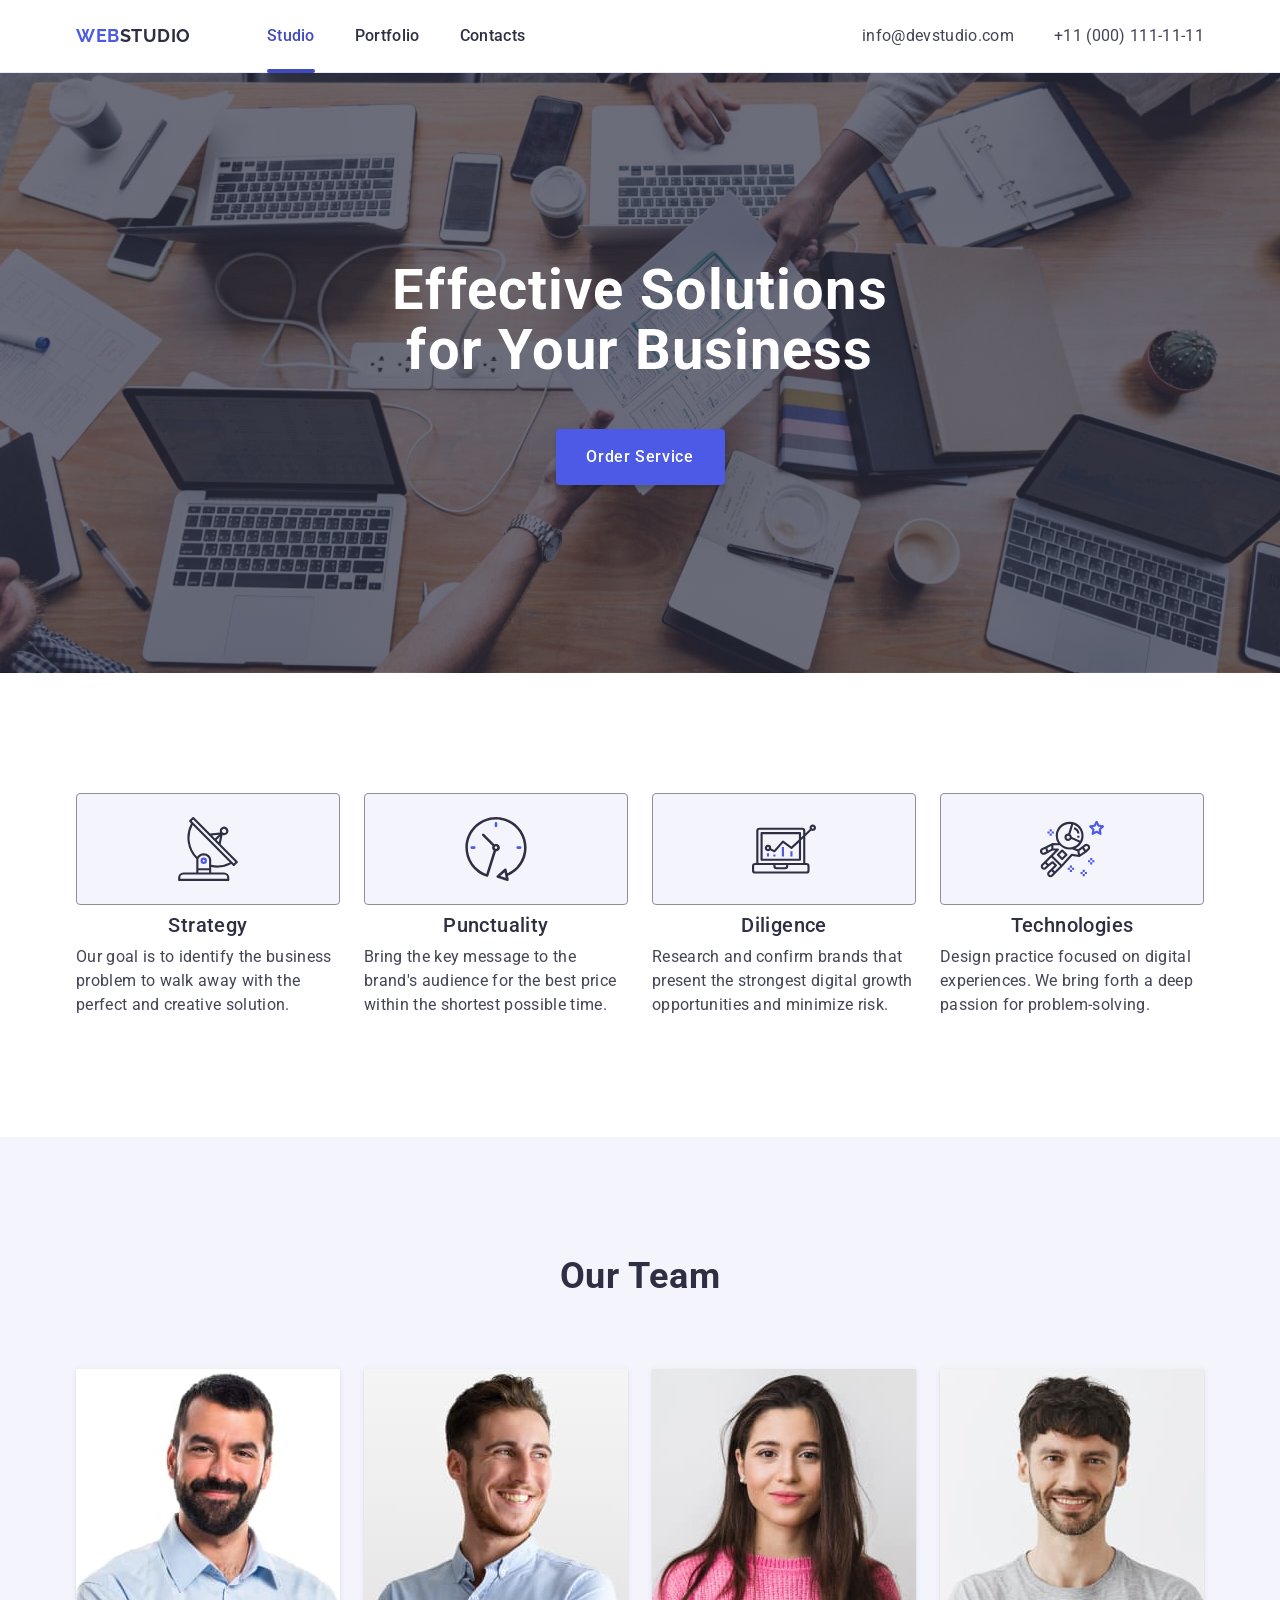
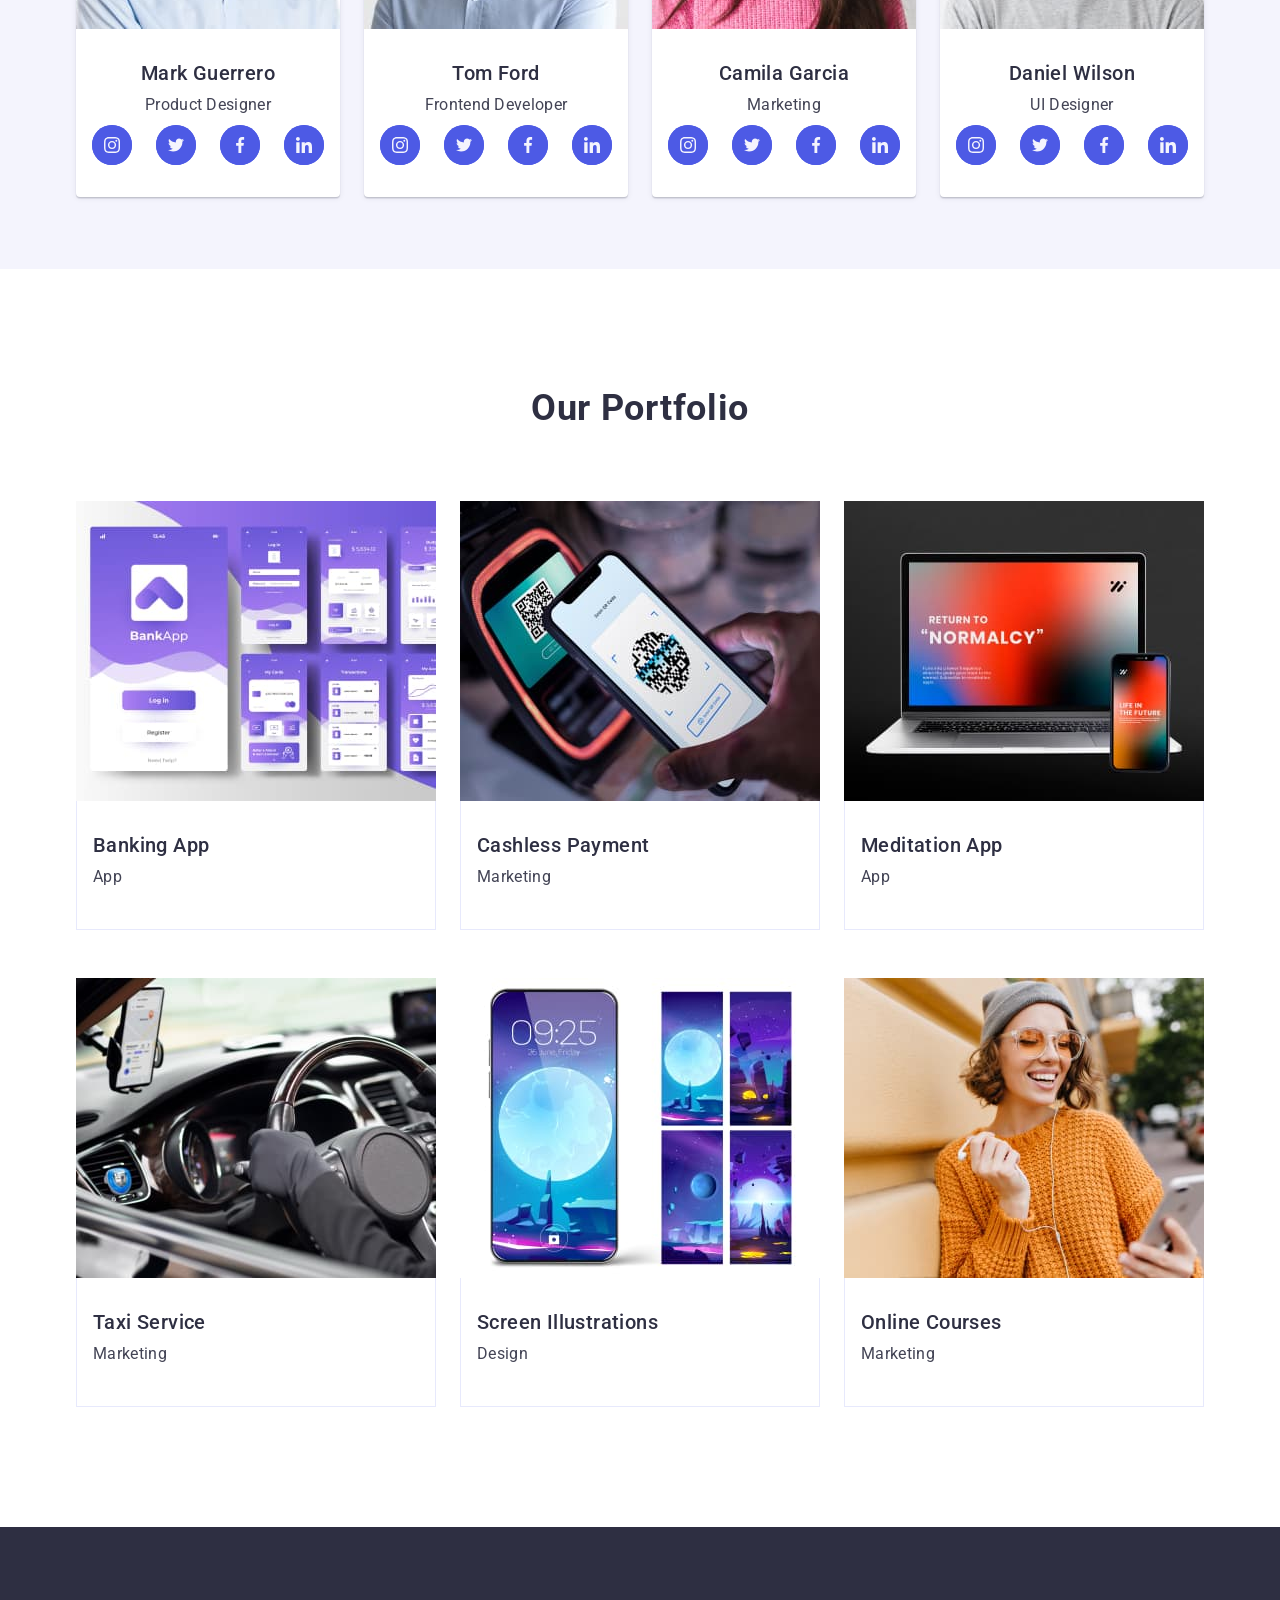
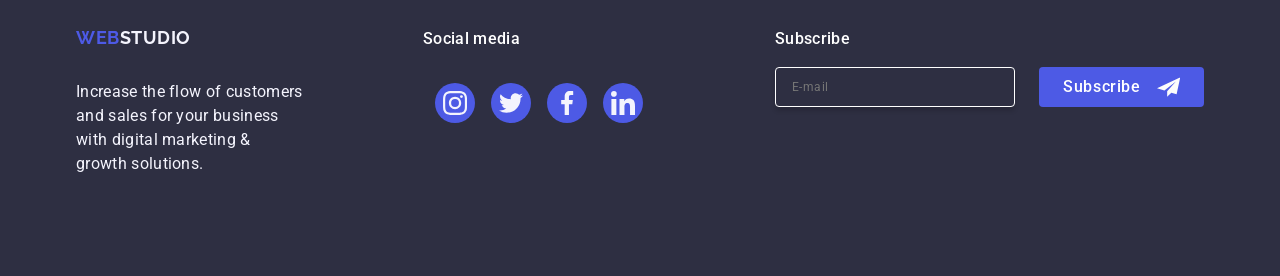
<file: index.html>
<!DOCTYPE html>
<html lang="en">
  <head>
    <title>MSi Homework05</title>
    <meta charset="UTF-8" />
    <meta name="viewport" content="width=device-width, initial-scale=1.0" />
    <link
      rel="stylesheet"
      href="https://cdnjs.cloudflare.com/ajax/libs/modern-normalize/2.0.0/modern-normalize.min.css"
      integrity="sha512-4xo8blKMVCiXpTaLzQSLSw3KFOVPWhm/TRtuPVc4WG6kUgjH6J03IBuG7JZPkcWMxJ5huwaBpOpnwYElP/m6wg=="
      crossorigin="anonymous"
      referrerpolicy="no-referrer"
    />
    <link rel="stylesheet" href="./css/index.css" />
    <link rel="preconnect" href="https://fonts.googleapis.com" />
    <link rel="preconnect" href="https://fonts.gstatic.com" crossorigin />
    <link
      href="https://fonts.googleapis.com/css2?family=Raleway:ital,wght@0,700;1,700&family=Roboto:wght@400;500;700&display=swap"
      rel="stylesheet"
    />
  </head>
  <body>
    <header class="header-container">
      <div class="container header-wrap">
        <nav class="header-nav">
          <!--Logo-->

          <a href="/goit-markup-hw-02/index.html" class="web-logo"
            >Web<span class="studio-logo">Studio</span></a
          >
          <!--Paga navigation-->

          <ul style="list-style: none" class="nav-ul-container">
            <li>
              <a href="./index.html" class="nav nav-bottom color">Studio</a>
            </li>
            <li>
              <a href="" class="nav">Portfolio</a>
            </li>
            <li>
              <a href="" class="nav">Contacts</a>
            </li>
          </ul>
        </nav>
        <!--Address-->

        <address class="address">
          <ul style="list-style: none" class="address-ul-container">
            <li>
              <a href="mailto:info@devstudio.com" class="adres"
                >info@devstudio.com</a
              >
            </li>
            <li>
              <a href="tel:+110001111111" class="adres">+11 (000) 111-11-11</a>
            </li>
          </ul>
        </address>
      </div>
    </header>

    <main>
      <section class="solutions">
        <div class="container">
          <h1 class="hero">Effective Solutions for Your Business</h1>

          <button type="button" class="button-service" data-modal-open="">
            Order Service
          </button>
        </div>
      </section>
      <section class="sectionstrategy">
        <div class="container">
          <h2 class="visually-hidden">Section 2</h2>

          <ul style="list-style: none" class="ul-section-strategy">
            <li class="li-section-strategy">
              <div class="icon-box">
                <svg class="icon" width="64" height="64">
                  <use href="./images/icons.svg#icon-antenna-1"></use>
                </svg>
              </div>
              <h3 class="subsection-title">Strategy</h3>
              <p class="section-strategy">
                Our goal is to identify the business problem to walk away with
                the perfect and creative solution.
              </p>
            </li>
            <li class="li-section-strategy">
              <div class="icon-box">
                <svg class="icon" width="64" height="64">
                  <use href="./images/icons.svg#icon-clock-1"></use>
                </svg>
              </div>
              <h3 class="subsection-title">Punctuality</h3>
              <p class="section-strategy">
                Bring the key message to the brand's audience for the best price
                within the shortest possible time.
              </p>
            </li>
            <li class="li-section-strategy">
              <div class="icon-box">
                <svg class="icon" width="64" height="64">
                  <use href="./images/icons.svg#icon-diagram-1"></use>
                </svg>
              </div>
              <h3 class="subsection-title">Diligence</h3>
              <p class="section-strategy">
                Research and confirm brands that present the strongest digital
                growth opportunities and minimize risk.
              </p>
            </li>
            <li class="li-section-strategy">
              <div class="icon-box">
                <svg class="icon" width="64" height="64">
                  <use href="./images/icons.svg#icon-astronaut-1"></use>
                </svg>
              </div>
              <h3 class="subsection-title">Technologies</h3>
              <p class="section-strategy">
                Design practice focused on digital experiences. We bring forth a
                deep passion for problem-solving.
              </p>
            </li>
          </ul>
        </div>
      </section>
      <section class="our-team">
        <div class="container">
          <h2 class="section-title">Our Team</h2>
          <ul style="list-style: none" class="teamli">
            <li class="team">
              <img src="./images/Face_1s.jpg" alt="Product Designer" />
              <div class="cardtext">
                <h3 class="subsection-title">Mark Guerrero</h3>
                <p class="text-team">Product Designer</p>
                <ul class="social-icon-box">
                  <li class="social-icon-circle">
                    <a href="insta" class="social-icon-link"
                      ><svg class="social-icon" width="16" height="16">
                        <use href="./images/icons.svg#icon-instagram"></use>
                      </svg>
                    </a>
                  </li>
                  <li class="social-icon-circle">
                    <a href="twit" class="social-icon-link"
                      ><svg class="social-icon" width="16" height="16">
                        <use href="./images/icons.svg#icon-twitter"></use>
                      </svg>
                    </a>
                  </li>
                  <li class="social-icon-circle">
                    <a href="face" class="social-icon-link"
                      ><svg class="social-icon" width="16" height="16">
                        <use href="./images/icons.svg#icon-facebook"></use>
                      </svg>
                    </a>
                  </li>
                  <li class="social-icon-circle">
                    <a href="link" class="social-icon-link"
                      ><svg class="social-icon" width="16" height="16">
                        <use href="./images/icons.svg#icon-linkedin"></use>
                      </svg>
                    </a>
                  </li>
                </ul>
              </div>
            </li>
            <li class="team">
              <img
                src="./images/Face_2s.jpg"
                alt="Frontend Developer"
                width="264"
                height="260"
              />
              <div class="cardtext">
                <h3 class="subsection-title">Tom Ford</h3>
                <p class="text-team">Frontend Developer</p>
                <ul class="social-icon-box">
                  <li class="social-icon-circle">
                    <a href="insta" class="social-icon-link"
                      ><svg class="social-icon" width="16" height="16">
                        <use href="./images/icons.svg#icon-instagram"></use>
                      </svg>
                    </a>
                  </li>
                  <li class="social-icon-circle">
                    <a href="twit" class="social-icon-link"
                      ><svg class="social-icon" width="16" height="16">
                        <use href="./images/icons.svg#icon-twitter"></use>
                      </svg>
                    </a>
                  </li>
                  <li class="social-icon-circle">
                    <a href="face" class="social-icon-link"
                      ><svg class="social-icon" width="16" height="16">
                        <use href="./images/icons.svg#icon-facebook"></use>
                      </svg>
                    </a>
                  </li>
                  <li class="social-icon-circle">
                    <a href="link" class="social-icon-link"
                      ><svg class="social-icon" width="16" height="16">
                        <use href="./images/icons.svg#icon-linkedin"></use>
                      </svg>
                    </a>
                  </li>
                </ul>
              </div>
            </li>
            <li class="team">
              <img
                src="./images/Face_3s.jpg"
                alt="Marketing"
                width="264"
                height="260"
              />
              <div class="cardtext">
                <h3 class="subsection-title">Camila Garcia</h3>
                <p class="text-team">Marketing</p>
                <ul class="social-icon-box">
                  <li class="social-icon-circle">
                    <a href="insta" class="social-icon-link"
                      ><svg class="social-icon" width="16" height="16">
                        <use href="./images/icons.svg#icon-instagram"></use>
                      </svg>
                    </a>
                  </li>
                  <li class="social-icon-circle">
                    <a href="twit" class="social-icon-link"
                      ><svg class="social-icon" width="16" height="16">
                        <use href="./images/icons.svg#icon-twitter"></use>
                      </svg>
                    </a>
                  </li>
                  <li class="social-icon-circle">
                    <a href="face" class="social-icon-link"
                      ><svg class="social-icon" width="16" height="16">
                        <use href="./images/icons.svg#icon-facebook"></use>
                      </svg>
                    </a>
                  </li>
                  <li class="social-icon-circle">
                    <a href="link" class="social-icon-link"
                      ><svg class="social-icon" width="16" height="16">
                        <use href="./images/icons.svg#icon-linkedin"></use>
                      </svg>
                    </a>
                  </li>
                </ul>
              </div>
            </li>
            <li class="team">
              <img
                src="./images/Face_4s.jpg"
                alt="UI Designer"
                width="264"
                height="260"
              />
              <div class="cardtext">
                <h3 class="subsection-title">Daniel Wilson</h3>
                <p class="text-team">UI Designer</p>
                <ul class="social-icon-box">
                  <li class="social-icon-circle">
                    <a href="insta" class="social-icon-link"
                      ><svg class="social-icon" width="16" height="16">
                        <use href="./images/icons.svg#icon-instagram"></use>
                      </svg>
                    </a>
                  </li>
                  <li class="social-icon-circle">
                    <a href="twit" class="social-icon-link"
                      ><svg class="social-icon" width="16" height="16">
                        <use href="./images/icons.svg#icon-twitter"></use>
                      </svg>
                    </a>
                  </li>
                  <li class="social-icon-circle">
                    <a href="face" class="social-icon-link"
                      ><svg class="social-icon" width="16" height="16">
                        <use href="./images/icons.svg#icon-facebook"></use>
                      </svg>
                    </a>
                  </li>
                  <li class="social-icon-circle">
                    <a href="link" class="social-icon-link"
                      ><svg class="social-icon" width="16" height="16">
                        <use href="./images/icons.svg#icon-linkedin"></use>
                      </svg>
                    </a>
                  </li>
                </ul>
              </div>
            </li>
          </ul>
        </div>
      </section>
      <section class="our-portfolio">
        <div class="container">
          <h2 class="section-title">Our Portfolio</h2>
          <ul style="list-style: none" class="ul-section-portfolio">
            <li class="li-section-portfolio">
              <div class="box">
                <img
                  src="./images/PortfolioBakingAppInterfaceConcept.jpg"
                  alt="Banking App Interface Concept"
                  width="360"
                  height="300"
                />
                <p class="overlay">
                  14 Stylish and User-Friendly App Design Concepts · Task
                  Manager App · Calorie Tracker App · Exotic Fruit Ecommerce App
                  · Cloud Storage App
                </p>
              </div>
              <div class="li-section3-text">
                <h3 class="card">Banking App</h3>
                <p class="text-content">App</p>
              </div>
            </li>
            <li class="li-section-portfolio">
              <div class="box">
                <img
                  src="./images/PortfolioCashlessPayment.jpg"
                  alt="Cashless Payment"
                  width="360"
                  height="300"
                />

                <p class="overlay">
                  14 Stylish and User-Friendly App Design Concepts · Task
                  Manager App · Calorie Tracker App · Exotic Fruit Ecommerce App
                  · Cloud Storage App
                </p>
              </div>
              <div class="li-section3-text">
                <h3 class="card">Cashless Payment</h3>
                <p class="text-content">Marketing</p>
              </div>
            </li>
            <li class="li-section-portfolio">
              <div class="box">
                <img
                  src="./images/PortfolioMediationApp.jpg"
                  alt="Maditation App"
                  width="360"
                  height="300"
                />

                <p class="overlay">
                  14 Stylish and User-Friendly App Design Concepts · Task
                  Manager App · Calorie Tracker App · Exotic Fruit Ecommerce App
                  · Cloud Storage App
                </p>
              </div>
              <div class="li-section3-text">
                <h3 class="card">Meditation App</h3>
                <p class="text-content">App</p>
              </div>
            </li>
            <li class="li-section-portfolio">
              <div class="box">
                <img
                  src="./images/PortfolioTaxiService.jpg"
                  alt="Taxi Service"
                  width="360"
                  height="300"
                />

                <p class="overlay">
                  14 Stylish and User-Friendly App Design Concepts · Task
                  Manager App · Calorie Tracker App · Exotic Fruit Ecommerce App
                  · Cloud Storage App
                </p>
              </div>
              <div class="li-section3-text">
                <h3 class="card">Taxi Service</h3>
                <p class="text-content">Marketing</p>
              </div>
            </li>
            <li class="li-section-portfolio">
              <div class="box">
                <img
                  src="./images/PortfolioScreenIllustrations.jpg"
                  alt="Screen Illustrations"
                  width="360"
                  height="300"
                />

                <p class="overlay">
                  14 Stylish and User-Friendly App Design Concepts · Task
                  Manager App · Calorie Tracker App · Exotic Fruit Ecommerce App
                  · Cloud Storage App
                </p>
              </div>
              <div class="li-section3-text">
                <h3 class="card">Screen Illustrations</h3>
                <p class="text-content">Design</p>
              </div>
            </li>
            <li class="li-section-portfolio">
              <div class="box">
                <img
                  src="./images/PortfolioOnlineCourses.jpg"
                  alt="Online Courses"
                  width="360"
                  height="300"
                />

                <p class="overlay">
                  14 Stylish and User-Friendly App Design Concepts · Task
                  Manager App · Calorie Tracker App · Exotic Fruit Ecommerce App
                  · Cloud Storage App
                </p>
              </div>
              <div class="li-section3-text">
                <h3 class="card">Online Courses</h3>
                <p class="text-content">Marketing</p>
              </div>
            </li>
          </ul>
        </div>
      </section>
    </main>
    <footer class="footer">
      <div class="container footer-wrap">
        <div class="footer-box">
          <a href="" class="web-logo-footer"
            >Web<span class="studio-logo-footer">Studio</span></a
          >
          <p class="footer-text">
            Increase the flow of customers and sales for your business with
            digital marketing & growth solutions.
          </p>
        </div>
        <div class="footer-box">
          <p class="footer-social-media-text">Social media</p>
          <ul class="social-icon-box-footer">
            <li class="footer-social-icon-circle">
              <a href="insta" class="footer-social-text"
                ><svg class="fill" width="24" height="24">
                  <use href="./images/icons.svg#icon-instagram"></use>
                </svg>
              </a>
            </li>
            <li class="footer-social-icon-circle">
              <a href="twit" class="footer-social-text"
                ><svg class="fill" width="24" height="24">
                  <use href="./images/icons.svg#icon-twitter"></use>
                </svg>
              </a>
            </li>
            <li class="footer-social-icon-circle">
              <a href="face" class="footer-social-text"
                ><svg class="fill" width="24" height="24">
                  <use href="./images/icons.svg#icon-facebook"></use>
                </svg>
              </a>
            </li>
            <li class="footer-social-icon-circle">
              <a href="link" class="footer-social-text"
                ><svg class="fill" width="24" height="24">
                  <use href="./images/icons.svg#icon-linkedin"></use>
                </svg>
              </a>
            </li>
          </ul>
        </div>
        <div class="footer-box-three">
          <form name="Subscribe-footer" autocomplete="on">
            <span class="footer-social-media-text">Subscribe</span>
            <div class="subscribe-div">
              <label name="subscribe-form" class="subscribe-form">
                <input
                  type="email"
                  name="email"
                  placeholder="E-mail"
                  required
                  class="email-footer" /></label
              ><label>
                <button type="submit" class="subscribe-btn-footer">
                  <span class="btn-footer-text">Subscribe</span>
                  <svg class="icon-send">
                    <use href="./images/icons.svg#icon-send"></use>
                  </svg>
                </button>
              </label>
            </div>
          </form>
        </div>
      </div>
    </footer>
    <div class="backdrop is-hidden" data-modal>
      <div class="modal">
        <button type="button" class="close-btn-box" data-modal-close>
          <svg class="close-btn">
            <use href="./images/icons.svg#icon-close"></use>
          </svg>
        </button>
        <p class="title-form">Leave your contacts and we will call you back</p>
        <form
          class="contact-form text-form"
          name="contacts_form"
          autocomplete="on"
        >
          <label for="username" class="label-form">Name</label>
          <label class="label-form">
            <div class="wrapper-input">
              <svg class="icon-form">
                <use
                  href="./images/icons.svg#person-form"
                  width="18"
                  height="18"
                  viewBox="0 0 32 32"
                />
              </svg>
              <input
                id="username"
                type="text"
                name="username"
                class="input-label"
                pattern="^[A-Za-z\s\-']{1,50}$"
                required
              />
            </div>
          </label>

          <label for="userphone" class="label-form">Phone</label>
          <label class="label-form">
            <div class="wrapper-input">
              <svg class="icon-form">
                <use
                  href="./images/icons.svg#phone-form"
                  width="18"
                  height="24"
                  viewBox="0 0 24 32"
                />
              </svg>
              <input
                id="userphone"
                type="tel"
                name="phone"
                class="input-label"
                required
                pattern="[0-9]{9}"
              />
            </div>
          </label>
          <label for="e-mail" class="label-form">E-mail</label>
          <label class="label-form">
            <div class="wrapper-input">
              <svg class="icon-form">
                <use
                  href="./images/icons.svg#email-form"
                  width="18"
                  height="24"
                  viewBox="0 0 32 32"
                />
              </svg>
              <input
                id="e-mail"
                type="email"
                name="email"
                class="input-label"
                required
              />
            </div>
          </label>
          <label for="usercomment" class="label-form">Comment</label>
          <label class="label-form">
            <textarea
              id="usercomment"
              class="comment-textarea"
              name="comment"
              rows="5"
              placeholder="Text input"
              spellcheck="true"
            ></textarea>
          </label>

          <div class="policy-box">
            <label for="policy" class="policy">
              <input id="policy" type="checkbox" name="policy" />
              <svg class="icon-alt" width="30" height="30">
                <use
                  href="./images/icons.svg#icon-Checkbox"
                  viewBox="0 0 32 32"
                ></use>
              </svg>

              I accept the terms ond conditions of the
              <a href="#" class="privacy">Privacy Policy</a>
            </label>
          </div>

          <div class="button-send-box">
            <button type="submit" class="button-send">Send</button>
          </div>
        </form>
      </div>
    </div>
    <script src="./js/modal.js"></script>
  </body>
</html>
</file>
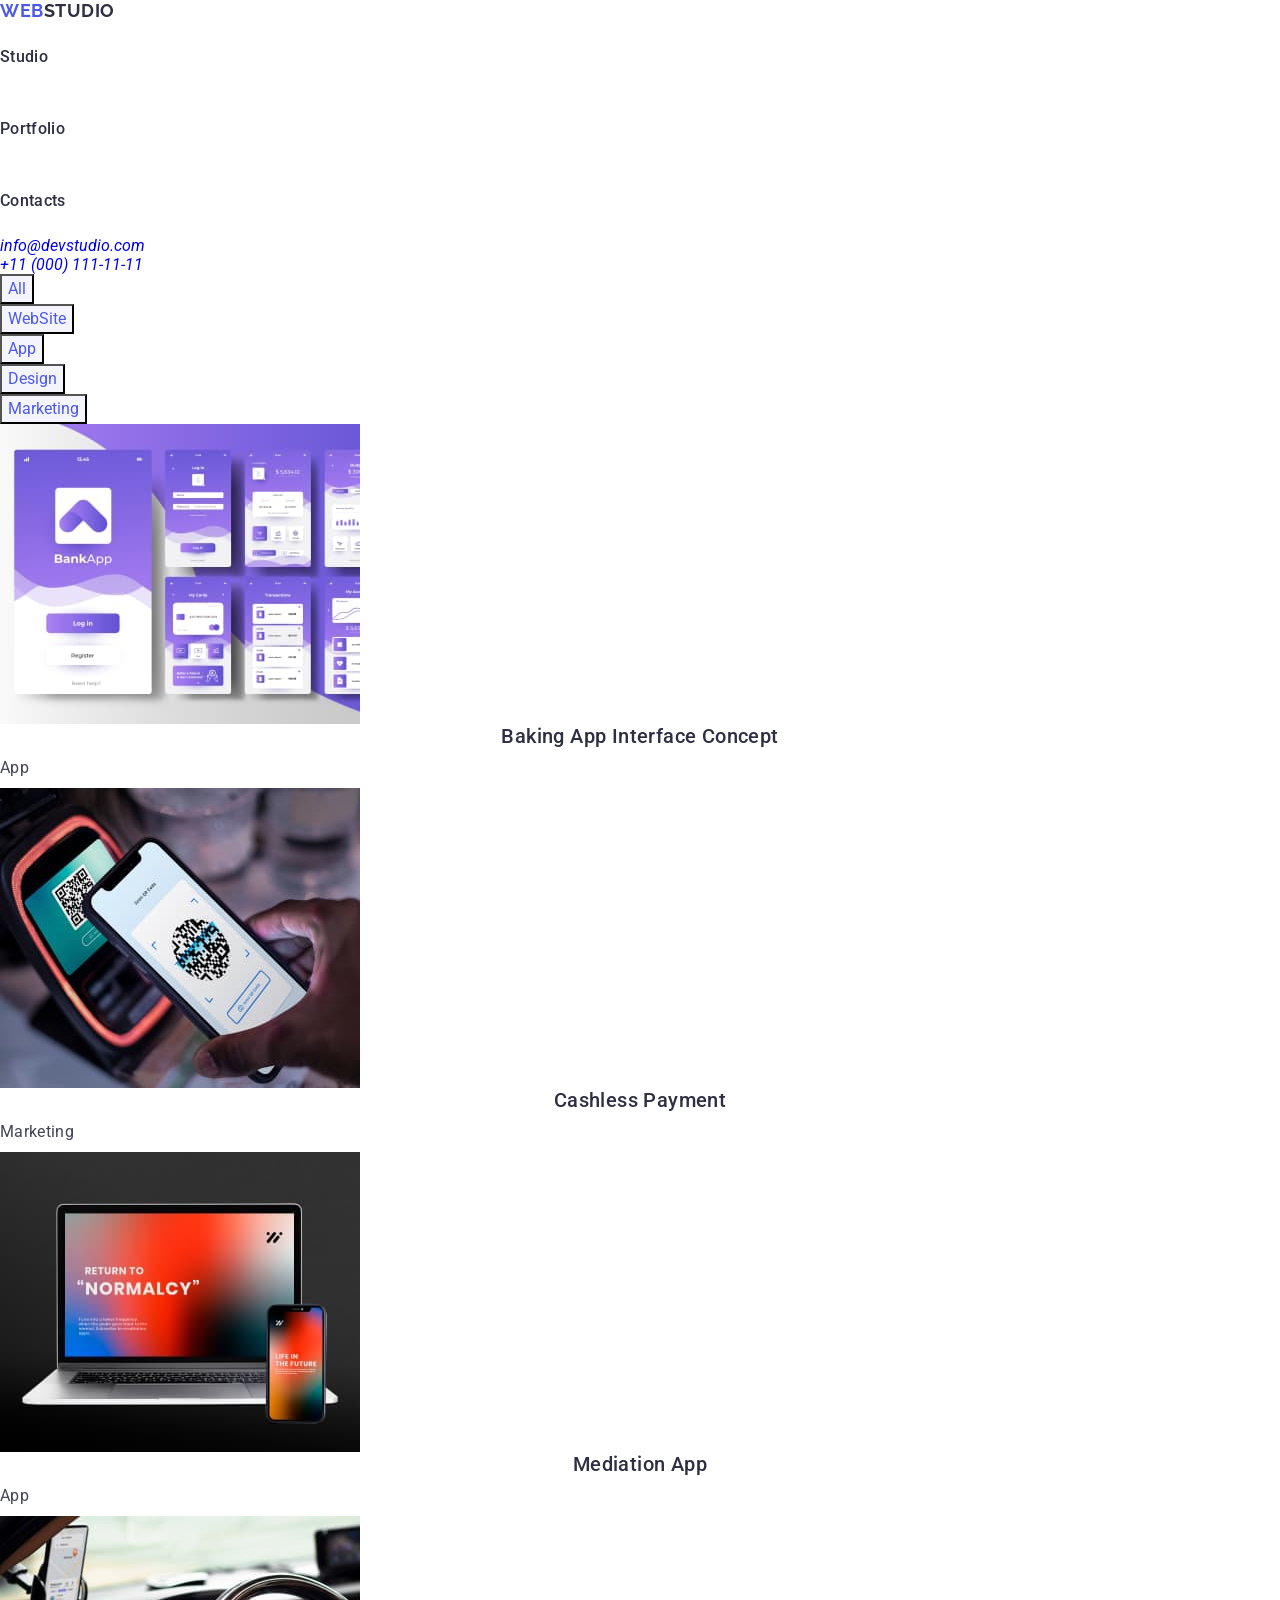
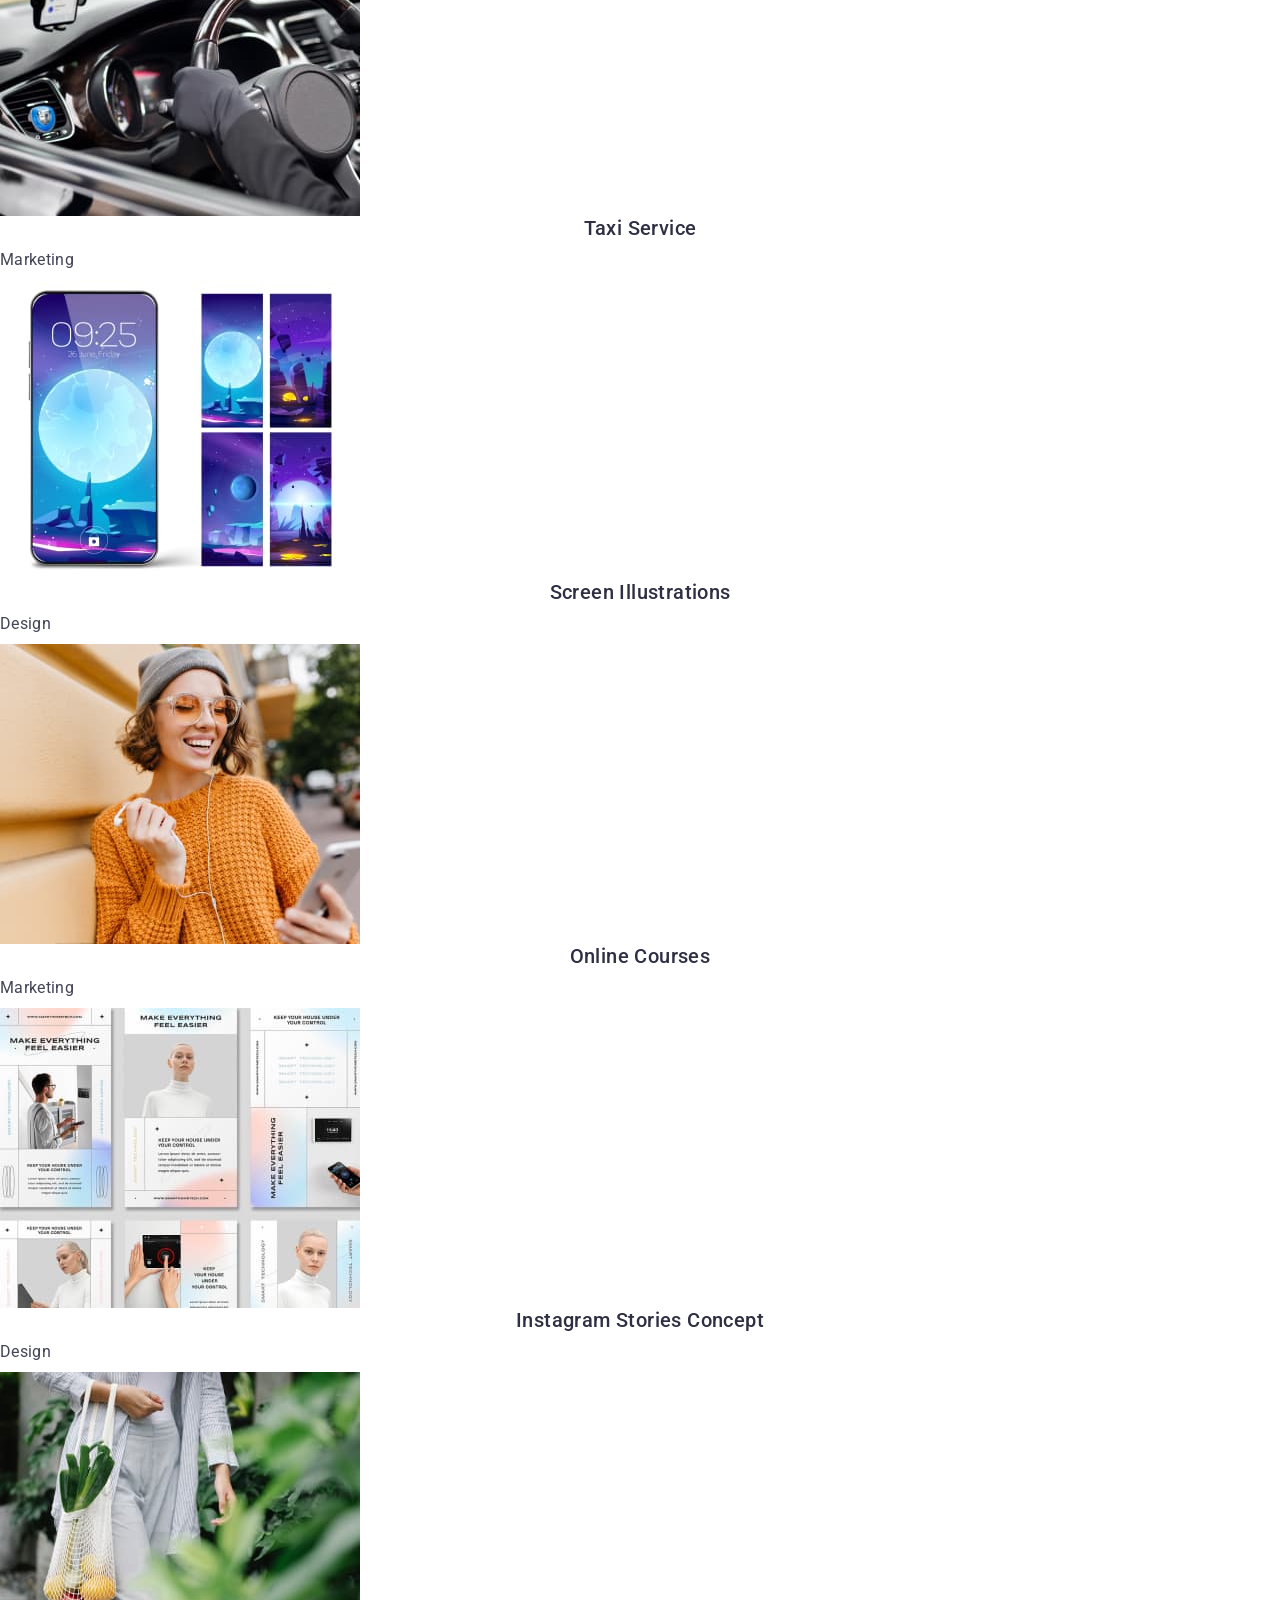
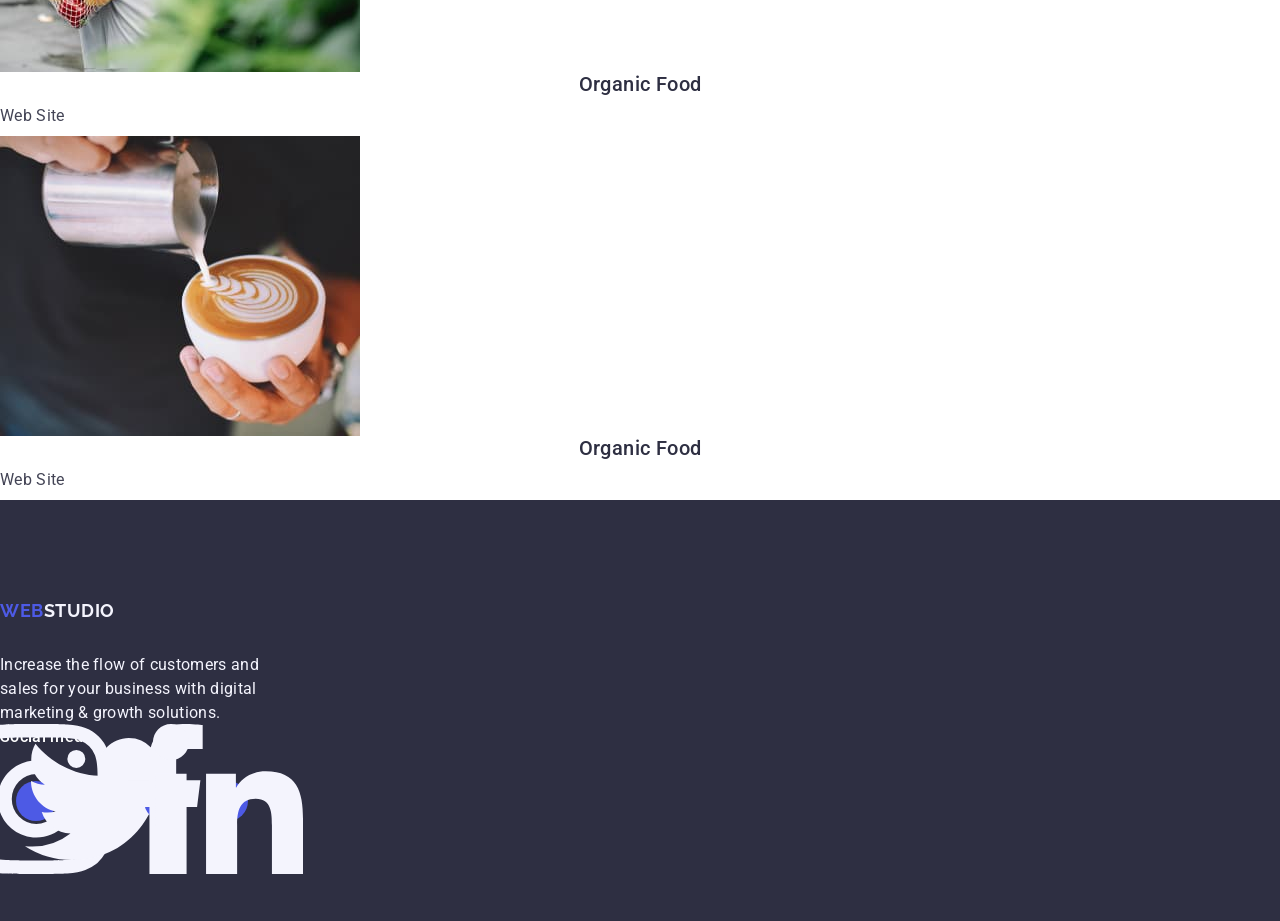
<file: portfolio.html>
<!DOCTYPE html>
<html lang="en">
  <head>
    <meta charset="UTF-8" />
    <meta name="viewport" content="width=device-width, initial-scale=1.0" />
    <title>Portfolio-HW5</title>
    <link
      rel="stylesheet"
      href="https://cdnjs.cloudflare.com/ajax/libs/modern-normalize/2.0.0/modern-normalize.min.css"
      integrity="sha512-4xo8blKMVCiXpTaLzQSLSw3KFOVPWhm/TRtuPVc4WG6kUgjH6J03IBuG7JZPkcWMxJ5huwaBpOpnwYElP/m6wg=="
      crossorigin="anonymous"
      referrerpolicy="no-referrer"
    />
    <link rel="stylesheet" href="./css/index.css" />
    <link rel="preconnect" href="https://fonts.googleapis.com" />
    <link rel="preconnect" href="https://fonts.gstatic.com" crossorigin />
    <link
      href="https://fonts.googleapis.com/css2?family=Raleway:wght@800&family=Roboto:wght@400;500;700;900&display=swap"
      rel="stylesheet"
    />
  </head>
  <body>
    <header>
      <div class="container-top-line">
        <!--container 1-->
        <!--Logo-->
        <div class="container-logo-top-line">
          <!--container 2-->
          <a href="./index.html" class="web-logo"
            >Web<span class="studio-logo">Studio</span></a
          >
        </div>
        <!--container 2 END-->
        <!--Page navigation-->
        <nav>
          <ul class="container-links-top-line">
            <!--container 3-->
            <li class="container-address-top-line-children">
              <a href="./index.html" class="nav">Studio</a>
            </li>
            <li class="container-address-top-line-children">
              <a href="./portfolio.html" class="nav mark">Portfolio</a>
            </li>
            <li class="container-address-top-line-children">
              <a href="" class="nav">Contacts</a>
            </li>
          </ul>
          <!--container 3 END-->
        </nav>
        <!--Address-->
        <address>
          <ul class="container-address-top-line">
            <!--container 4-->
            <li>
              <a href="mailto:info@devstudio.com" class="addrees"
                >info@devstudio.com</a
              >
            </li>
            <li>
              <a href="tel:+110001111111" class="addrees"
                >+11 (000) 111-11-11</a
              >
            </li>
          </ul>
          <!--container 4 EDN-->
        </address>
      </div>
      <!--container 1 -END-->
    </header>
    <main>
      <!--<h1>Portfolio Page</h1>-->
      <section class="section-portfolio">
        <ul class="container-buttons">
          <li>
            <button type="button" class="button-item">All</button>
          </li>
          <li><button type="button" class="button-item">WebSite</button></li>
          <li><button type="button" class="button-item">App</button></li>
          <li><button type="button" class="button-item">Design</button></li>
          <li><button type="button" class="button-item">Marketing</button></li>
        </ul>

        <ul class="container-portfolio">
          <li class="container-portfolio-card">
            <div class="box">
              <img
                src="./images/Portfolio_Baking App Interface Concept.jpg"
                alt="Baking App Interface Concept"
                width="360"
                height="300"
              />
              <div class="overlay">
                <p>
                  14 Stylish and User-Friendly App Design Concepts · Task
                  Manager App · Calorie Tracker App · Exotic Fruit Ecommerce App
                  · Cloud Storage App
                </p>
              </div>
            </div>

            <div class="container-portfolio-text">
              <h3 class="subsection-title">Baking App Interface Concept</h3>
              <p class="text-content">App</p>
            </div>
          </li>
          <li class="container-portfolio-card">
            <div class="box">
              <img
                src="./images/Portfolio_Cashless Payment.jpg"
                alt="Cashless Payment"
                width="360"
                height="300"
              />
              <div class="overlay">
                <p>
                  14 Stylish and User-Friendly App Design Concepts · Task
                  Manager App · Calorie Tracker App · Exotic Fruit Ecommerce App
                  · Cloud Storage App
                </p>
              </div>
            </div>

            <div class="container-portfolio-text">
              <h3 class="subsection-title">Cashless Payment</h3>
              <p class="text-content">Marketing</p>
            </div>
          </li>
          <li class="container-portfolio-card">
            <div class="box">
              <img
                src="./images/Portfolio_Mediation App.jpg"
                alt="Madiation App"
                width="360"
                height="300"
              />
              <div class="overlay">
                <p>
                  14 Stylish and User-Friendly App Design Concepts · Task
                  Manager App · Calorie Tracker App · Exotic Fruit Ecommerce App
                  · Cloud Storage App
                </p>
              </div>
            </div>

            <div class="container-portfolio-text">
              <h3 class="subsection-title">Mediation App</h3>
              <p class="text-content">App</p>
            </div>
          </li>
          <li class="container-portfolio-card">
            <div class="box">
              <img
                src="./images/Portfolio_Taxi Service.jpg"
                alt="Taxi Service"
                width="360"
                height="300"
              />
              <div class="overlay">
                <p>
                  14 Stylish and User-Friendly App Design Concepts · Task
                  Manager App · Calorie Tracker App · Exotic Fruit Ecommerce App
                  · Cloud Storage App
                </p>
              </div>
            </div>

            <div class="container-portfolio-text">
              <h3 class="subsection-title">Taxi Service</h3>
              <p class="text-content">Marketing</p>
            </div>
          </li>
          <li class="container-portfolio-card">
            <div class="box">
              <img
                src="./images/Portfolio_Screen Illustrations.jpg"
                alt="Screen Illustrations"
                width="360"
                height="300"
              />
              <div class="overlay">
                <p>
                  14 Stylish and User-Friendly App Design Concepts · Task
                  Manager App · Calorie Tracker App · Exotic Fruit Ecommerce App
                  · Cloud Storage App
                </p>
              </div>
            </div>

            <div class="container-portfolio-text">
              <h3 class="subsection-title">Screen Illustrations</h3>
              <p class="text-content">Design</p>
            </div>
          </li>
          <li class="container-portfolio-card">
            <div class="box">
              <div class="overlay">
                <p>
                  14 Stylish and User-Friendly App Design Concepts · Task
                  Manager App · Calorie Tracker App · Exotic Fruit Ecommerce App
                  · Cloud Storage App
                </p>
              </div>
            </div>
            <div class="box">
              <img
                src="./images/Portfolio_Online Courses.jpg"
                alt="Online Courses"
                width="360"
                height="300"
              />
              <div class="overlay">
                <p>
                  14 Stylish and User-Friendly App Design Concepts · Task
                  Manager App · Calorie Tracker App · Exotic Fruit Ecommerce App
                  · Cloud Storage App
                </p>
              </div>
            </div>

            <div class="container-portfolio-text">
              <h3 class="subsection-title">Online Courses</h3>
              <p class="text-content">Marketing</p>
            </div>
          </li>
          <li class="container-portfolio-card">
            <div class="box">
              <img
                src="./images/Portfolio_Instagram Stories Concept.jpg"
                alt="Instagram Stories Concept"
                width="360"
                height="300"
              />
              <div class="overlay">
                <p>
                  14 Stylish and User-Friendly App Design Concepts · Task
                  Manager App · Calorie Tracker App · Exotic Fruit Ecommerce App
                  · Cloud Storage App
                </p>
              </div>
            </div>

            <div class="container-portfolio-text">
              <h3 class="subsection-title">Instagram Stories Concept</h3>
              <p class="text-content">Design</p>
            </div>
          </li>
          <li class="container-portfolio-card">
            <div class="box">
              <img
                src="./images/Portfolio_Organic Food.jpg"
                alt="Organic Food"
                width="360"
                height="300"
              />
              <div class="overlay">
                <p>
                  14 Stylish and User-Friendly App Design Concepts · Task
                  Manager App · Calorie Tracker App · Exotic Fruit Ecommerce App
                  · Cloud Storage App
                </p>
              </div>
            </div>

            <div class="container-portfolio-text">
              <h3 class="subsection-title">Organic Food</h3>
              <p class="text-content">Web Site</p>
            </div>
          </li>
          <li class="container-portfolio-card">
            <div class="box">
              <img
                src="./images/Portfolio_Fresh Coffee.jpg"
                alt="Fresh Coffe"
                width="360"
                height="300"
              />
              <div class="overlay">
                <p>
                  14 Stylish and User-Friendly App Design Concepts · Task
                  Manager App · Calorie Tracker App · Exotic Fruit Ecommerce App
                  · Cloud Storage App
                </p>
              </div>
            </div>

            <div class="container-portfolio-text">
              <h3 class="subsection-title">Organic Food</h3>
              <p class="text-content">Web Site</p>
            </div>
          </li>
        </ul>
      </section>
    </main>
    <footer class="footer">
      <ul class="container-footer">
        <li class="footer-box">
          <div class="container-footer-weblogo">
            <a href="./index.html" class="web-logo-footer"
              >Web<span class="studio-logo-footer">Studio</span></a
            >
          </div>
          <p class="footer-text">
            Increase the flow of customers and sales for your business with
            digital marketing & growth solutions.
          </p>
        </li>
        <li class="footer-box">
          <span class="footer-social-media-text">Social media</span>
          <ul class="social-icon-box">
            <li class="footer-social-icon-circle">
              <a href="#0">
                <svg class="footer-social-icon">
                  <use href="./images/icons.svg#icon-instagram"></use>
                </svg>
              </a>
            </li>
            <li class="footer-social-icon-circle">
              <a href="#0">
                <svg class="footer-social-icon">
                  <use href="./images/icons.svg#icon-twitter"></use>
                </svg>
              </a>
            </li>
            <li class="footer-social-icon-circle">
              <a href="#0">
                <svg class="footer-social-icon">
                  <use href="./images/icons.svg#icon-facebook"></use>
                </svg>
              </a>
            </li>
            <li class="footer-social-icon-circle">
              <a href="#0">
                <svg class="footer-social-icon">
                  <use href="./images/icons.svg#icon-linkedin"></use>
                </svg>
              </a>
            </li>
          </ul>
        </li>
      </ul>
    </footer>
  </body>
</html>
</file>
<file: css/index.css>
:root {
  --primary-brand: #4d5ae5;
  --pressed-state: #404bbf;
  --dark: #2e2f42;
  --success: #31d0aa;
  --text: #434455;
  --acent: #e7e9fc;
  --cloud: #f4f4fd;
  --modal-overlay: #2e2f42;
  --hero-background: #2e2f42;
  --white-background: #ffffff;
  --modal-background: #fcfcfc;
  --light-slate: #8e8f99;
  --main-font: Roboto, sans-serif;
  --animation-transition: 250ms, cubic-brezier (0.4, 0, 0.2, 1);
}
body {
  font-family: var(--main-font);
  color: var(--text);

  background-color: var(--white-background);
}
h1,
h2,
h3,
h4,
h5,
h6,
p {
  margin: 0;
  padding: 0;
}
a {
  text-decoration: none;
}
img {
  display: block;
}
.web-logo {
  color: var(--primary-brand);
  font-family: "Raleway", sans-serif;
  font-size: 18px;
  font-style: normal;
  font-weight: 700;
  line-height: 1.17; /* 116.667% */
  letter-spacing: 0.03em;
  text-transform: uppercase;
  margin-right: 76px;
}
.studio-logo {
  color: var(--dark);
}

.studio-logo:hover,
.studio-logo:focus {
  color: var(--pressed-state);
}
.list-style {
  list-style: none;
}
.nav {
  color: var(--dark);
  font-weight: 500;
  line-height: 1.5;
  font-family: Roboto;
  font-size: 16px;
  font-weight: 500;
  letter-spacing: 0.02em;
  padding: 24px 0;
  display: block;
  position: relative;
  transition: color 250ms cubic-bezier(0.4, 0, 0.2, 1);
}
.nav:hover,
.nav:focus {
  color: var(--pressed-state);
}
.nav-bottom::after {
  content: "";
  width: 100%;
  position: absolute;
  left: 0;
  bottom: -1px;
  height: 4px;
  background-color: var(--pressed-state);
  border-radius: 2px;
}
.color {
  color: var(--pressed-state);
}
.address {
  font-style: normal;
}
/**/
.solutions {
  background-image: linear-gradient(
      rgba(46, 47, 66, 0.7),
      rgba(46, 47, 66, 0.7)
    ),
    url(../images/img-name.jpg);
  max-width: 1440px;
  background-repeat: no-repeat;
  background-position: center;
  background-size: cover;
  text-align: center;
  padding: 188px 0;
  margin-left: auto;
  margin-right: auto;
}
.solutions .container {
  flex-direction: column;
}
.hero {
  color: var(--white-background);
  text-align: center;
  font-family: Roboto;
  font-size: 56px;
  font-style: normal;
  font-weight: 700;
  line-height: 1.07;
  letter-spacing: 1.12px;
  max-width: 496px;
  margin-left: auto;
  margin-right: auto;
  margin-bottom: 48px;
}
.button {
  display: block;
  margin-top: 48px;
  width: 169px;
  height: 56px;
  margin-left: auto;
  margin-right: auto;
}
.button-service {
  font-family: "Roboto", sans-serif;
  background: var(--primary-brand);
  color: var(--white-background);
  cursor: pointer;
  font-family: "Roboto", sans-serif;
  font-size: 16px;
  font-weight: 500;
  line-height: 1.5;
  letter-spacing: 0.04em;
  padding: 16px 24px 16px 24px;
  border-radius: 4px;
  border: none;
  box-shadow: 0px 4px 4px 0px #00000026;
  display: block;
  min-width: 169px;
  height: 56px;
  margin: 0 auto;
  transition: background-color 250ms cubic-bezier(0.4, 0, 0.2, 1);
}
.button-service:hover,
.button-service:focus {
  background-color: var(--pressed-state);
}
.section-title {
  color: var(--navyblue, #2e2f42);
  text-align: center;
  font-size: 36px;
  font-weight: 700;
  line-height: 1.11;
  letter-spacing: 0.72px;
  text-transform: capitalize;
  margin-bottom: 72px;
}
.subsection-title {
  /* Header 3 */
  color: var(--dark);
  font-size: 20px;
  font-weight: 500;
  line-height: 1.2; /* 120% */
  letter-spacing: 0.4px;
  text-align: center;
  margin-bottom: 8px;
}

.text-team {
  font-family: Roboto;
  font-size: 16px;
  font-weight: 400;
  line-height: 1.5;
  letter-spacing: 0.02em;
  text-align: center;
  margin-bottom: 8px;
}
.our-team {
  background-color: var(--cloud);
  height: 732px;
  padding: 120px 0;
}
.our-team .container {
  flex-direction: column;
}
.button-item {
  color: var(--primary-brand);
  background-color: var(--cloud);

  font-weight: medium;
  size: 16px;
  line-height: 1.5;
  letter-spacing: 2%;
  cursor: pointer;
}
.button-item:hover,
.button-item:focus {
  color: var(--cloud);
  background-color: var(--primary-brand);
}
.text-content {
  color: var(--text);
  font-size: 16px;
  line-height: 1.5;
  letter-spacing: 0.02em;
  margin-bottom: 8px;
}
.adres {
  color: var(--text);
  size: 16px;
  font-family: Roboto;
  font-weight: 400;
  line-height: 1.5;
  letter-spacing: 0.02em;
  transition: color 250ms cubic-bezier(0.4, 0, 0.2, 1);
}
.adres:hover,
.adres:focus {
  color: var(--pressed-state);
}
.footer {
  background-color: var(--hero-background);
  color: var(--cloud);
  padding: 100px 0;
}
.web-logo-footer {
  color: var(--primary-brand);
  font-family: "Raleway", sans-serif;
  font-size: 18px;
  font-style: normal;
  font-weight: 700;
  line-height: 1.17; /* 116.667% */
  letter-spacing: 0.54px;
  text-transform: uppercase;
  display: inline-block;
  margin-bottom: 16px;
}
.studio-logo-footer {
  color: var(--cloud);
}
.studio-logo-footer:hover,
.studio-logo-footer:focus {
  color: var(--pressed-state);
}
.footer-text {
  font-family: Roboto;
  font-size: 16px;
  font-weight: 400;
  line-height: 1.5;
  letter-spacing: 0.02em;
  max-width: 264px;
}
.section-strategy {
  line-height: 1.5;
  letter-spacing: 0.02em;
}
.doing {
  background-color: var(--cloud);
}
.card {
  font-weight: 500;
  font-size: 20px;
  line-height: 1.2;
  letter-spacing: 0.02em;
  color: var(--dark);
  margin-bottom: 8px;
}
.team {
  background-color: var(--white-background);
  width: calc((100% - 72px) / 4);
  border-radius: 0 0 4px 4px;
  box-shadow: 0px 1px 6px rgba(46, 47, 66, 0.08),
    0px 1px 1px rgba(46, 47, 66, 0.16), 0px 2px 1px rgba(46, 47, 66, 0.08);
}

.body-container {
  /*max-width: 1440px;*/
}
.header-container {
  border-bottom: 1px solid var(--acent);
  box-shadow: 0px 2px 1px rgba(46, 47, 66, 0.08),
    0px 1px 1px rgba(46, 47, 66, 0.16), 0px 1px 6px rgba(46, 47, 66, 0.08);
}
ul {
  margin: 0;
  padding: 0;
}

address {
  margin-left: auto;
}
.nav-ul-container {
  display: flex;
  width: 261px;
  gap: 40px;
}
.address-ul-container {
  display: flex;
  gap: 40px;
}
.ul-section-strategy {
  display: flex;

  margin-left: auto;
  margin-right: auto;
  gap: 24px;
}
.li-section-strategy {
  width: calc((100% - 72px) / 4);
}
.title2 {
  display: none;
}
.teamli {
  display: flex;

  width: 1128px;
  gap: 24px;
  margin-left: auto;
  margin-right: auto;
}
.cardtext {
  padding: 32px 0;
}
.container {
  width: 1158px;
  margin: 0 auto;
  padding: 0 15px;
}
.sectionstrategy {
  padding: 120px 0;
}

.our-portfolio {
  padding: 120px 0;
}

.ul-section-portfolio {
  display: flex;
  flex-wrap: wrap;
  column-gap: 24px;
  row-gap: 48px;
  max-width: 1128px;
  justify-content: space-between;
  margin-left: auto;
  margin-right: auto;
}
.li-section-portfolio {
  width: calc((100% - 48px) / 3);
  transition: box-shadow 250ms cubic-bezier(0.4, 0, 0.2, 1);
}

.li-section-portfolio:hover,
.li-section-portfolio:focus {
  box-shadow: 0 2px 1px 0 rgba(46, 47, 66, 0.08),
    0 1px 1px 0 rgba(46, 47, 66, 0.16), 0 1px 6px 0 rgba(46, 47, 66, 0.08);
  cursor: pointer;
}
.li-section-portfolio:hover .overlay,
.li-section-portfolio:focus .overlay {
  transform: translateY(0);
}
.li-section3-text {
  padding: 32px 16px;
  border: 1px solid var(--acent);
  border-top: none;
}
.container-footer {
}
.header-nav {
  display: flex;
  align-items: center;
}
.visually-hidden {
  position: absolute;
  width: 1px;
  height: 1px;
  margin: -1px;
  border: 0;
  padding: 0;
  white-space: nowrap;
  clip-path: inset(100%);
  clip: rect(0 0 0 0);
  overflow: hidden;
}
.our-portfolio .container {
  flex-direction: column;
}

.header-wrap {
  display: flex;
  align-items: center;
}
.icon-box {
  display: flex;
  justify-content: center;
  align-items: center;
  width: 264px;
  height: 112px;
  flex-shrink: 0;
  border-radius: 4px;
  background: var(--cloud);
  border: 1px solid var(--light-slate);
  margin-bottom: 8px;
}
.icon {
  display: flex;
  width: 64px;
  height: 64px;
  outline-style: var(--primary-brand);
}
.icon-alt {
  position: absolute;
  top: 0;
  left: 0;
  display: flex;
  fill: none;
  stroke: none;
  width: 15px;
  height: 15px;
  border-radius: 1.5px;
  border: 1px solid var(--border-customers);
}
.social-icon-circle {
  display: inline-flex;
  width: 40px;
  height: 40px;
  background-color: var(--primary-brand);
  border-radius: 50%;
  justify-content: center;
  align-items: center;
}
.social-icon {
  fill: var(--cloud);
}
.social-icon-box {
  display: flex;
  width: 232px;
  justify-content: center;
  gap: 24px;
  margin-left: auto;
  margin-right: auto;
}
.social-icon-box-footer {
  display: flex;
  width: 232px;
  justify-content: center;
  gap: 16px;
  margin-left: auto;
  margin-right: auto;
}
.social-icon-link {
  width: 100%;
  height: 100%;
  display: flex;
  align-items: center;
  justify-content: center;
  transition: background-color 250ms cubic-bezier(0.4, 0, 0.2, 1);
  background-color: var(--primary-brand);
  border-radius: 50%;
}
.social-icon-link:hover,
.social-icon-link:focus {
  background-color: var(--pressed-state);
}
.footer-box {
  display: flex;
  flex-direction: column;
  gap: 16px;
  width: 264px;
  margin-right: 120px;
}
.footer-social-media-text {
  color: #ffffff;
  font-family: Roboto;
  font-size: 16px;
  font-style: normal;
  font-weight: 500;
  line-height: 1.5;
  letter-spacing: 0.02em;
  margin-bottom: 16px;
}
.footer-social-icon-circle {
  display: inline-flex;
  width: 40px;
  height: 40px;
  background-color: var(--primary-brand);
  border-radius: 50%;
  justify-content: center;
  align-items: center;
  transition: background-color 250ms cubic-bezier(0.4, 0, 0.2, 1);
}
.footer-social-icon-circle:hover,
.footer-social-icon-circle:focus {
  background-color: var(--success);
}
.footer-wrap {
  display: flex;
  align-items: baseline;
}
.footer-social-text {
  width: 100%;
  height: 100%;

  border-radius: 50%;
  display: flex;
  align-items: center;
  justify-content: center;
}

.fill {
  fill: var(--cloud);
}
.box {
  position: relative;
  overflow: hidden;
  line-height: 0;
}
.overlay {
  position: absolute;
  top: 0;
  left: 0;
  width: 100%;
  height: 100%;
  transform: translateY(100%);
  background-color: var(--primary-brand);
  padding: 40px 32px;
  color: var(--cloud, #f4f4fd);
  font-family: Roboto;
  font-size: 16px;
  font-style: normal;
  line-height: 1.5;
  letter-spacing: 0.32px;
  transition: transform 250ms cubic-bezier(0.4, 0, 0.2, 1);
}
.backdrop {
  display: flex;
  position: fixed;
  width: 100%;
  height: 100%;
  top: 0;
  bottom: 0;
  left: 0;
  right: 0;
  justify-content: center;
  background-color: hsla(237, 18%, 22%, 0.4);
}
.is-hidden {
  pointer-events: none;
  visibility: hidden;
  opacity: 0;
}
.modal {
  position: relative;
  width: 408px;
  height: 584px;
  margin-top: 80px;
  border-radius: 4px;
  background: var(--dairy, #fcfcfc);
  box-shadow: 0px 2px 1px 0px rgba(0, 0, 0, 0.2),
    0px 1px 3px 0px rgba(0, 0, 0, 0.12), 0px 1px 1px 0px rgba(0, 0, 0, 0.14);
}
.backdrop {
  display: flex;
  position: fixed;
  width: 100%;
  height: 100%;
  top: 0;
  bottom: 0;
  left: 0;
  right: 0;
  justify-content: center;
  background-color: hsla(237, 18%, 22%, 0.4);
}
.close-btn-box {
  display: flex;
  position: absolute;
  top: 24px;
  right: 24px;
  width: 30px;
  height: 30px;
  background-color: var(--acent);
  border: 1px solid rgba(0, 0, 0, 0.1);
  border-radius: 50%;
  cursor: pointer;
  fill: var(--hero-background);
  align-items: center;
  justify-content: center;
}
.close-btn-box:hover .close-btn {
  fill: var(--white-background);
}
.close-btn-box:hover {
  background-color: var(--pressed-state);
}
.close-btn {
  width: 8px;
  height: 8px;
}
.title-form {
  display: flex;
  padding-top: 72px;
  padding-bottom: 16px;
  justify-content: center;
  color: var(--modal-overlay);
  text-align: center;
  font-family: Roboto;
  font-size: 16px;
  font-style: normal;
  font-weight: 500;
  line-height: 24px;
  letter-spacing: 0.32px;
}
.contact-form {
  width: 100%;
  display: flex;
  flex-direction: column;
  gap: 8px;
  padding-left: 24px;
  padding-right: 24px;
}
.text-form {
  color: var(--border-customers);
  font-family: Roboto;
  font-size: 12px;
  font-style: normal;
  font-weight: 400;
  line-height: 14px;
  letter-spacing: 0.48px;
}
.label-form {
  display: flex;
  flex-direction: column;
  position: relative;
}
wrapper-input {
  position: relative;
}
.wrapper-input:focus-within .icon-form {
  fill: var(--primary-brand);
  transition: var(--animation-transition);
}
.icon-form {
  position: absolute;
  top: 50%;
  translate: 0 -50% 0;
  padding-left: 8px;
  width: 24px;
  height: 24px;
}
.input-label {
  min-height: 40px;
  padding-left: 38px;
  border-radius: 4px;
  border: 1px solid rgba(46, 47, 66, 0.4);
  width: 100%;
}
.policy-box {
  position: relative;
  display: flex;
  padding-left: 23px;
  font-family: Roboto;
  font-size: 12px;
  font-style: normal;
  font-weight: 400;
  line-height: 16px;
  letter-spacing: 0.48px;
}
.policy {
  cursor: pointer;
}
.privacy {
  text-decoration-line: underline;
  cursor: pointer;
  color: var(--primary-brand);
}
.button-send {
  width: 169px;
  display: inline-flex;
  padding: 16px 32px;
  align-items: center;
  gap: 10px;
  border-radius: 4px;
  border: none;
  background: var(--IRIS, #4d5ae5);
  box-shadow: 0px 4px 4px 0px rgba(0, 0, 0, 0.15);
  /* Button Text */
  color: var(--WHITE, #fff);
  text-align: center;
  justify-content: center;
  font-family: Roboto;
  font-size: 16px;
  font-style: normal;
  font-weight: 500;
  line-height: 24px; /* 150% */
  letter-spacing: 0.64px;
  cursor: pointer;
}
.button-send-box {
  display: flex;
  justify-content: center;
  padding-top: 24px;
}
.subscribe-form {
  display: flex;
  width: 264px;

  flex-shrink: 0;
}
.subscribe-div {
  display: flex;
  padding-top: 16px;
}
.email-footer {
  width: 264px;
  height: 40px;
  border-radius: 4px;
  border: 1px solid var(--white, #fff);
  box-shadow: 0px 4px 4px 0px rgba(0, 0, 0, 0.15);
  background-color: #2e2f42;
  color: white;
  margin-right: 24px;
  padding-left: 16px;

  font-family: Roboto;
  font-size: 12px;
  font-style: normal;
  font-weight: 400;
  line-height: 24px; /* 200% */
  letter-spacing: 0.48px;
}
.subscribe-btn-footer {
  width: 165px;
  height: 40px;
  border-style: none;
  border-radius: 4px;
  display: inline-flex;
  padding: 8px 24px;
  justify-content: center;
  align-items: center;
  gap: 16px;
  background-color: var(--primary-brand);
  font-family: "Roboto", sans-serif;
  color: white;
  font-weight: 500;
  font-size: 16px;
  line-height: 1.5;
  letter-spacing: 0.64px;
  cursor: pointer;
}
.icon-send {
  fill: var(--modal-background);
  width: 24px;
  height: 24px;
}
.btn-footer-text {
  color: var(--WHITE, #fff);
  text-align: center;

  /* Button Text */
  font-family: Roboto;
  font-size: 16px;
  font-style: normal;
  font-weight: 500;
  line-height: 24px; /* 150% */
  letter-spacing: 0.64px;
}
</file>
